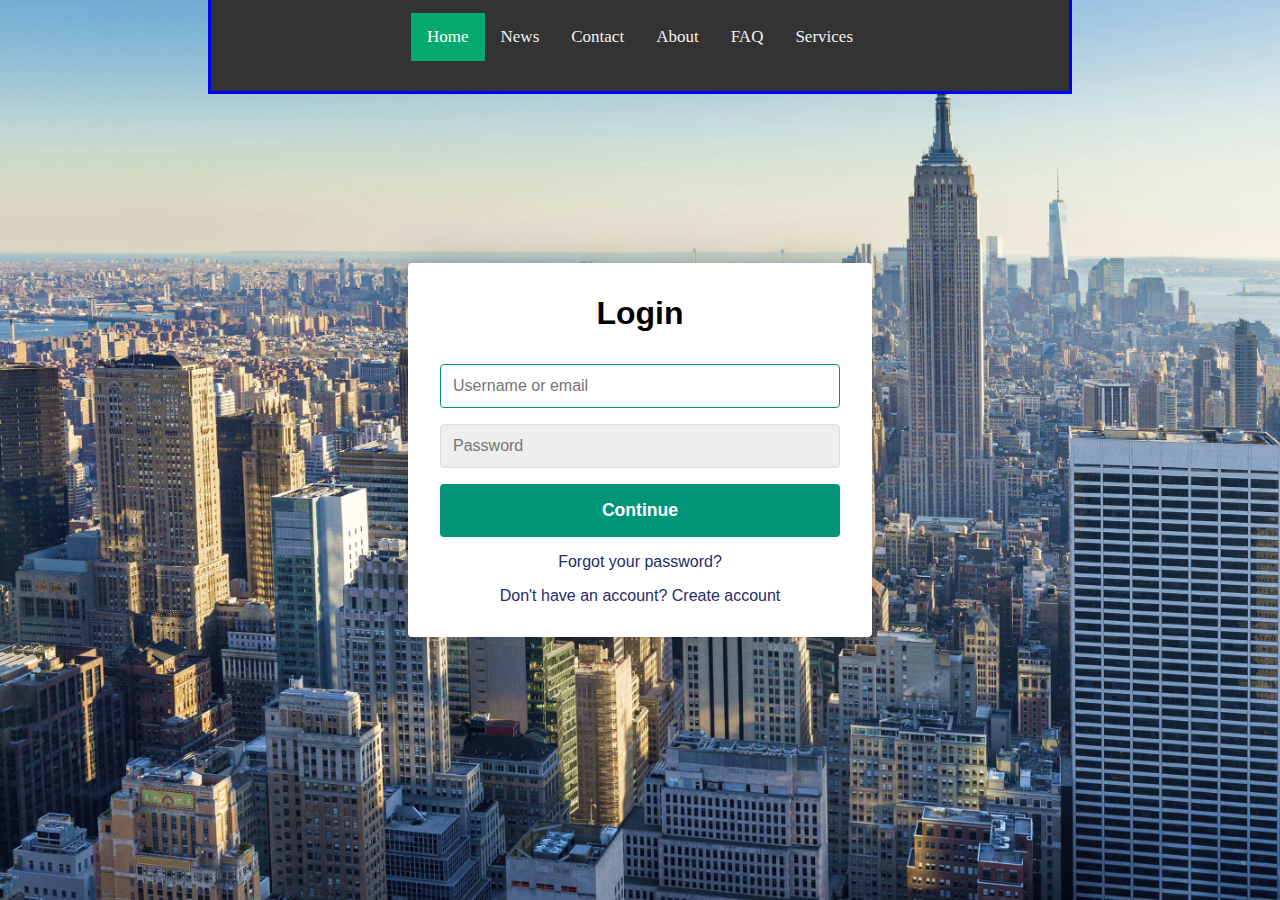
<file: index.html>
<!DOCTYPE html>
<head>
    <meta name="viewport" content="width=device-width, initial-scale=1.0">
    <meta charset="utf-8">
    <title>Login / Sign Up Form</title>
   <!--<link rel="shortcut icon" href="/assets/favicon.ico"> -->
    <link rel="stylesheet" href="styles.css">

</head>
<body>
   
    
  <style> 
    body {
      background-image: url("NY.jpg");
      background-color: #cccccc;
    }
    </style>
    <div class="topnav">
      <a class="active" href="#home">Home</a>
      <a href="#news">News</a>
      <a href="#contact">Contact</a>
      <a href="#about">About</a>
      <a href="FAQ">FAQ</a>
      <a href="Services">Services</a>
    </div>

    
    <div class="container">
        <form action = "./php/select_users.php"  method = "POST" class="form" id="login">
            <h1 class="form__title">Login</h1>
            <div class="form__message form__message--error"></div>
            <div class="form__input-group">
                <input type="text" name="user_name" class="form__input" autofocus placeholder="Username or email">
                <div class="form__input-error-message"></div>
            </div>
            <div class="form__input-group">
                <input type="password" name="password" class="form__input" autofocus placeholder="Password">
                <div class="form__input-error-message"></div>
            </div>
            <button class="form__button" name="form__button" type="submit">Continue</button>
            <p class="form__text">
                <a href="#" class="form__link">Forgot your password?</a>
            </p>
            <p class="form__text">
                <a class="form__link" href="./" id="linkCreateAccount">Don't have an account? Create account</a>
            </p>
        </form>
         
        <form action = "./php/insert_users.php"  method = "POST"
        class="form form--hidden" id="createAccount">
		
            <h1 class="form__title">Create Account</h1>
            <div class="form__message form__message--error"></div>
            <div class="form__input-group">
                <input type="text" id="signupUsername" class="form__input" name="Username" autofocus placeholder="Username">
                <div class="form__input-error-message"></div>
            </div>
            <div class="form__input-group">
                <input type="text" class="form__input" name="Email_Address" autofocus placeholder="Email Address">
                <div class="form__input-error-message"></div>
            </div>
            <div class="form__input-group">
                <input type="password" class="form__input" name="Password" autofocus placeholder="Password">
                <div class="form__input-error-message"></div>
            </div>
            <div class="form__input-group">
                <input type="password" class="form__input" name ="Confirm password" autofocus placeholder="Confirm password">
                <div class="form__input-error-message"></div>
            </div>
            <button class="form__button" name="form__button" id="submitlogin" type="submit">Continue</button>
            <p class="form__text">
                <a class="form__link" href="./" id="linkLogin">Already have an account? Sign in</a>
            </p>
        </form>
    </div>
    <script src="app.js">
	
	
	</script>
    
</body>
</file>
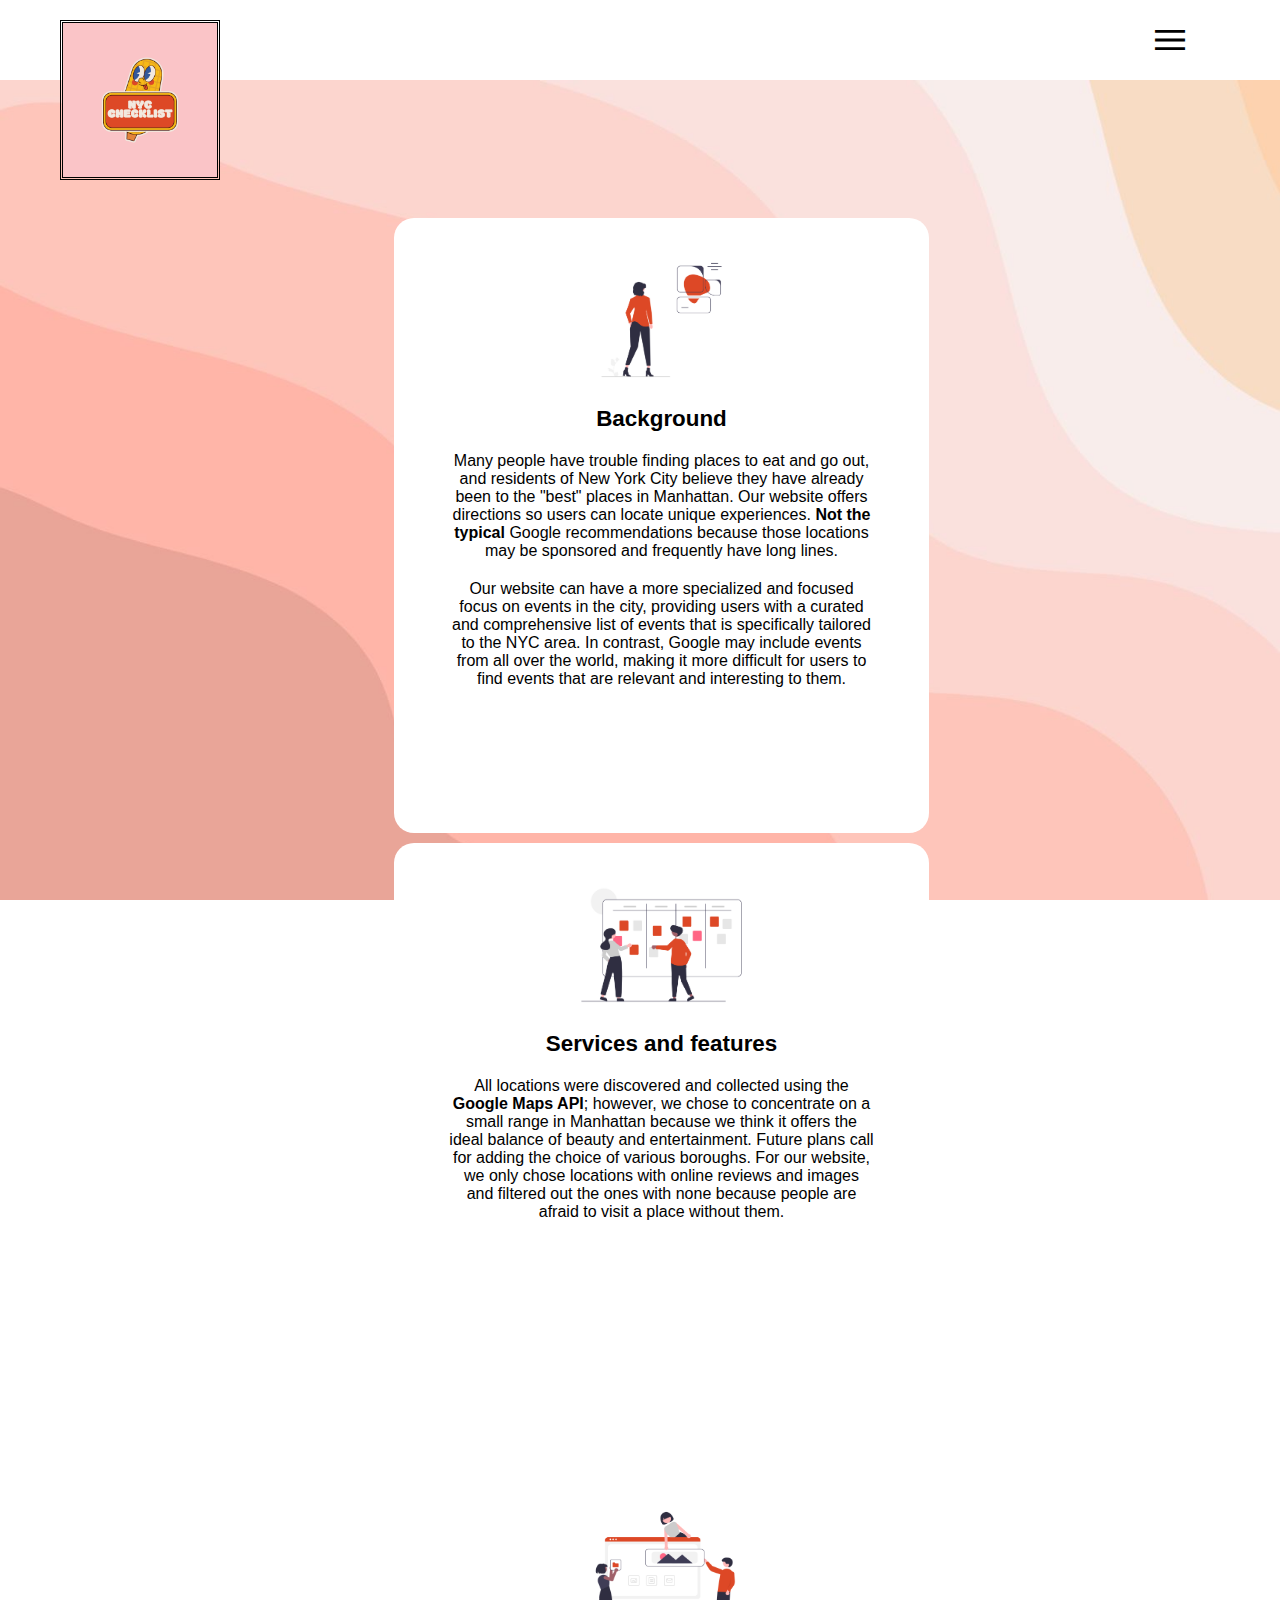
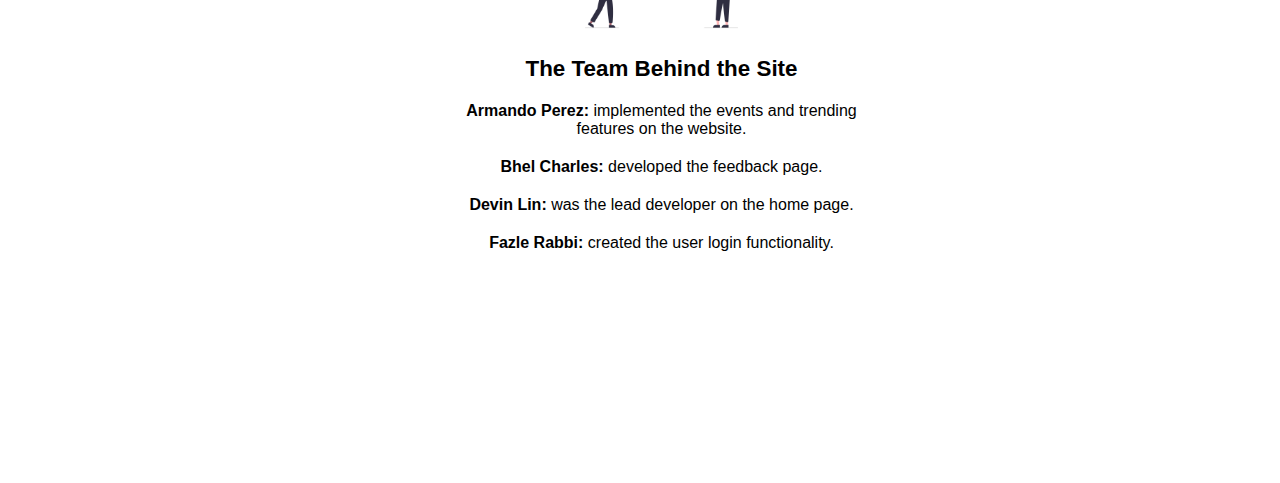
<file: src/components/about.html>
<!DOCTYPE html>
<html lang="en">
<head>
	<meta charset="UTF-8">
	<title>NYC Checklist</title>
	<!--link rel="stylesheet" href="../style.css"-->

	<link rel="stylesheet" href="../styling/allpages.css">
	<link rel="stylesheet" href="../styling/about.css">

	<link rel="stylesheet" href="https://fonts.googleapis.com/css2?family=Material+Symbols+Outlined:opsz,wght,FILL,GRAD@48,400,0,0" />
</head>
<body>
	<div class="front-page">
			<nav style="justify-content:space-between" class="navbar">
                <div>				
				    <img class="logo" src="/img/logo.png">
					
                </div>  
				
				<ul>
					<li><a href="../index.html">Home</a></li>
					<li><a class="active" href="about.html">About</a></li>
					<li><a href="trending.html">Events</a></li>
					<li><a href="feedback.html">Feedback</a></li>
					<li><a class="signin" href="login.html">Sign In</a></li>
					<div class="dropdown" data-dropdown>
                        <button id="link" class="material-symbols-outlined" data-dropdown-button>menu</button>
                        <div class="dropdown-menu">
                            <a href="../index.html">Home</a>
					        <a href="about.html">About</a>
					        <a href="trending.html">Events</a>
					        <a href="feedback.html">Feedback</a>
                            <a href="login.html">Sign In</a>
                        </div>
                    </div>
				</ul>
			</nav>
			
                    <div class="cards">
                        <div>
                            <img src="/img/about-design.png">
                       		<h3>Background </h3> 
								<p class="text">Many people have trouble finding places to eat and go out, and residents of New York City believe 
									they have already been to the "best" places in Manhattan. Our website offers directions so users can locate unique 
									experiences. <strong> Not the typical</strong> Google recommendations because those locations may be sponsored and 
									frequently have long lines. 
								</p>
								<p>Our website can have a more specialized and focused focus on events in the city, providing 
									users with a curated and comprehensive list of events that is specifically tailored to the NYC area. In contrast,
									 Google may include events from all over the world, making it more difficult for users to find events that are relevant and interesting to them.</p>
                        </div>
						<div>
                            <img src="/img/about-planning.png">
							<h3>Services and features</h3>
							   <p class="text">All locations were discovered and collected using the <strong>Google Maps API</strong>; however, we chose to concentrate 
								on a small range in Manhattan because we think it offers the ideal balance of beauty and entertainment. Future plans call 
								for adding the choice of various boroughs. For our website, we only chose locations with online reviews and images and 
								filtered out the ones with none because people are afraid to visit a place without them.
							</p>
								
                        </div>
						<div>
                            <img src="/img/about-team.png">
                       		 <h3>The Team Behind the Site</h3>
								<p> <b>Armando Perez:</b> implemented the events and trending features on the website.</p>
								<p> <b>Bhel Charles:</b> developed the feedback page.</p>
								<p> <b>Devin Lin:</b>  was the lead developer on the home page.</p>
								<p> <b>Fazle Rabbi:</b> created the user login functionality.</p>
                        </div>
                    </div>
	</div>
	<script src="../script.js"></script>
</body>
</html>
</file>
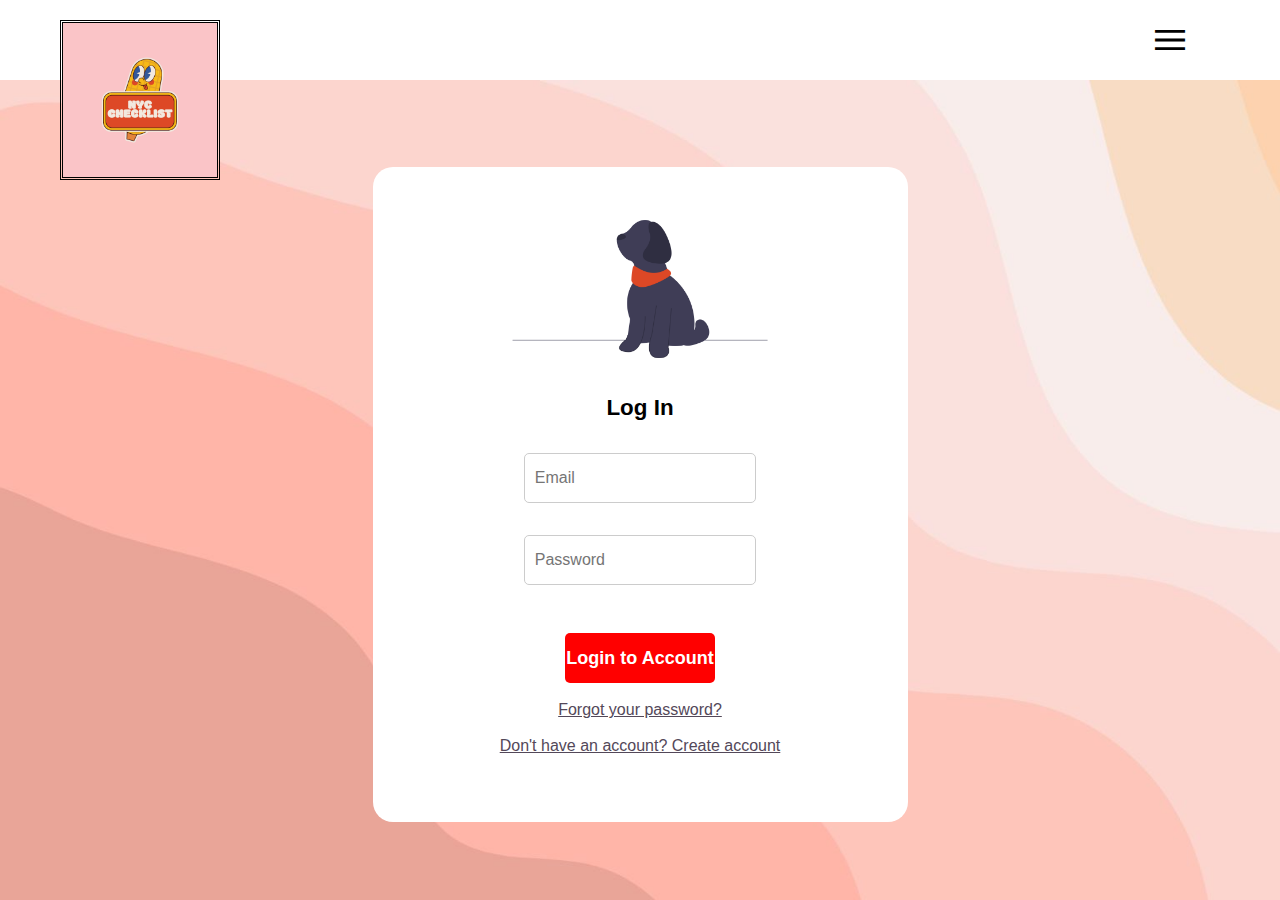
<file: src/components/login.html>
<!DOCTYPE html>
<html lang="en">
<head>
	<meta charset="UTF-8">
	<title>NYC Checklist</title>
	<!--link rel="stylesheet" href="../style.css"-->

	<link rel="stylesheet" href="../styling/allpages.css">
	<link rel="stylesheet" href="../styling/login.css">

    <link rel="stylesheet" href="https://fonts.googleapis.com/css2?family=Material+Symbols+Outlined:opsz,wght,FILL,GRAD@48,400,0,0" />
</head>
<body>
	<div class="front-page">
			<nav  style="justify-content:space-between" class="navbar">
                
                <!---logo and background from canva--->
                <div>
				    <img class="logo" src="/img/logo.png">
                </div>  
				
				<ul>
					<li><a href="../index.html">Home</a></li>
					<li><a href="about.html">About</a></li>
					<li><a href="trending.html">Events</a></li>
					<li><a href="feedback.html">Feedback</a></li>
                    <li><a class="signin" href="login.html">Sign In</a></li>
					<div class="dropdown" data-dropdown>
                        <button id="link" class="material-symbols-outlined" data-dropdown-button>menu</button>
                        <div class="dropdown-menu">
                            <a href="../index.html">Home</a>
					        <a href="about.html">About</a>
					        <a href="trending.html">Events</a>
					        <a href="feedback.html">Feedback</a>
                            <a href="login.html">Sign In</a>
                        </div>
                    </div>
				</ul>
			</nav>
			<div class="loginBox">
			

				<div>
					<img src="/img/login-dog.png">
					<h3>Log In</h3>
					  <input type="email" placeholder="Email" autofocus style="padding-left: 10px;">
					  <input type="password" placeholder="Password" style="padding-left: 10px;">
					  <button id="button" class="login-button">Login to Account</button> <br><br>
						<p class="form__text">
							<a href="#" class="form__link">Forgot your password?</a>
						</p>
						<br>
						<p class="form__text">
							<a href="#" class="form__link" id="linkCreateAccount">Don't have an account? Create account</a>
						</p>
						
				</div>
			
			</div> 
			
	</div>
	<script src="../script.js"></script>
</body>
</html>
</file>
<file: styles.css>
body {
    --color-primary: #009579;
    --color-primary-dark: #007f67;
    --color-secondary: #252c6a;
    --color-error: #cc3333;
    --color-success: #4bb544;
    --border-radius: 4px;

    margin: 0;
    height: 100vh;
    display: flex;
    align-items: center;
    justify-content: center;
    font-size: 18px;
    background: url(./background.jpg);
    background-size: cover;
}

.container {
    width: 400px;
    max-width: 400px;
    margin: 1rem;
    padding: 2rem;
    box-shadow: 0 0 40px rgba(0, 0, 0, 0.2);
    border-radius: var(--border-radius);
    background: #ffffff;
}

.container,
.form__input,
.form__button {
    font: 500 1rem 'Quicksand', sans-serif;
}

.form--hidden {
    display: none;
}

.form > *:first-child {
    margin-top: 0;
}

.form > *:last-child {
    margin-bottom: 0;
}

.form__title {
    margin-bottom: 2rem;
    text-align: center;
}

.form__message {
    text-align: center;
    margin-bottom: 1rem;
}

.form__message--success {
    color: var(--color-success);
}

.form__message--error {
    color: var(--color-error);
}

.form__input-group {
    margin-bottom: 1rem;
}

.form__input {
    display: block;
    width: 100%;
    padding: 0.75rem;
    box-sizing: border-box;
    border-radius: var(--border-radius);
    border: 1px solid #dddddd;
    outline: none;
    background: #eeeeee;
    transition: background 0.2s, border-color 0.2s;
}

.form__input:focus {
    border-color: var(--color-primary);
    background: #ffffff;
}

.form__input--error {
    color: var(--color-error);
    border-color: var(--color-error);
}

.form__input-error-message {
    margin-top: 0.5rem;
    font-size: 0.85rem;
    color: var(--color-error);
}

.form__button {
    width: 100%;
    padding: 1rem 2rem;
    font-weight: bold;
    font-size: 1.1rem;
    color: #ffffff;
    border: none;
    border-radius: var(--border-radius);
    outline: none;
    cursor: pointer;
    background: var(--color-primary);
}

.form__button:hover {
    background: var(--color-primary-dark);
}

.form__button:active {
    transform: scale(0.98);
}

.form__text {
    text-align: center;
}

.form__link {
    color: var(--color-secondary);
    text-decoration: none;
    cursor: pointer;
}

.form__link:hover {
    text-decoration: underline;
} 

.topnav {
  background-color: #333;
  overflow: hidden;
  position: absolute;
  top: -20px;
  border: 3px solid blue;
  padding: 30px 200px;

  

}

/* Style the links inside the navigation bar */
.topnav a {
  float: left;
  color: #f2f2f2;
  text-align: center;
  padding: 14px 16px;
  text-decoration: none;
  font-size: 17px;
}

/* Change the color of links on hover */
.topnav a:hover {
  background-color: #ddd;
  color: black;
}

/* Add a color to the active/current link */
.topnav a.active {
  background-color: #04AA6D;
  color: white;
}
</file>
<file: src/styling/allpages.css>
@import url('https://fonts.googleapis.com/css?family=Roboto:700&display=swap');
:root{
	--red-primary: #dd4826;
    --color-pink: #fbc5c4;
    --color-cream: #f2e9df;
    --dark-violet: #534859;
}
*{
	padding: 0;
	margin: 0;
	box-sizing: border-box;
	font-family: 'Open Sans', sans-serif;
	/* outline: 1px black solid; */
}
html{
	scroll-behavior: smooth;
}
body{
	background: url(/img/bg1.jpg) fixed;
	background-size: cover;      
}
.front-page{
	background-size: cover;
	height: 100vh;
}

.search{
	width: 33%;
	margin: 1rem;
	border: none;
	background:#f8f7fa;
	font-family: inherit;
	font-size: 1rem;
	padding: 0.5rem 1rem;

}

.search::placeholder {
    color: #b4adb4;
	font-size: 1.1rem;
}
.search:focus {
	background:rgba(0,0,0,0.1);
    outline: none;
}
.navbar{
	display: flex;
    justify-content: space-evenly;
	height: 80px;
	width: 100%;
	background: white;
}
.navbar .logo-section{
	padding: 20px 100px;
}
.navbar div{
	padding: 20px 60px;
}
.navbar .logo{
	width: 160px;
	height: auto;
	border: double;
}
.navbar ul{
	float: right;
	margin-right: 30px;
	
}
.navbar .signin{
	background:#534859;
	border-radius: 8px;
	padding: none;
	color: white;
}
.navbar .signin:hover{
	background:#746c79;
	border-radius: 10px;
}
.navbar li{
	margin: 0 8px;
	display: inline;
	line-height: 80px;
}
.navbar a{
	font-size: 20px;
	font-family:  sans-serif;
	color: black;
	padding: 6px 13px;
	text-decoration: none;
	box-shadow: inset 0 0 0 1px rgb(43 129 203 / 24%);
	border-radius: 8px;
}
.navbar a.active,
.navbar a:hover{
	
	border-radius: 10px;
	box-shadow: 0 0 0 1px var(--wsr-color-20,#4eb7f5) inset;
}
.navbar button {
	display: none;
}
.front-page .center{
	position: absolute;
	left: 50%;
	top: 60%;
	transform: translate(-50%, -55%);
	font-family: sans-serif;
	user-select: none;
}
.center{
    display: grid;
	grid-template-columns: 1fr  200px;
	align-items: center;
	justify-self: center;
	margin: 0;
	width: 70%;
	position: fixed;
}
.center-left{
    display: grid;
	margin-left: 3rem;
}
.center .center-left ul{
    grid-template-columns: repeat(4,1.2fr);
    grid-column-gap: 1px;
    grid-row-gap: 1px;
}
.center .center-right button{
	margin-left: 20%;
	margin-top: 3rem;
}
.center-right div{
	align-items: center;
	justify-items: center;
	position: relative;
	overflow: hidden;
	margin-top: 0px;
}
.corn-guy{
	margin-left: 20%;
    width: auto;
}
.corn-guy:hover {
	transform: scale(1.03);
	transition: .3s ease;
}
.center h1{
	color: black;
	font-size: 70px;
	width: 900px;
	font-weight: bold;
	text-align: center;
}
.center h2{
	color: black;
	font-size: 70px;
	font-weight: bold;
	margin-top: 10px;
	width: 885px;
	text-align: center;
}
.center button{
	margin: 35px 380px;
}
.center .center-left ul img {
	height: 45px;
}
.center .center-left li{
    display: inline-flex;
	align-items: center;
    margin: 8px;
    background:white;
	border-radius: 15px;
    justify-content: center;
	padding: 0.7rem;
	outline: 1px #f2e9df solid;
}
.center .center-left li:hover{
	
		transform: scale(1.02);
		transition: .1s ease;
}
.center .center-left ul li a{
    text-decoration: none;
    color: black;
    font-size: 20px;
}
.trending-page {
	
	height: 100%;
	display: flex;
	position: relative;
	overflow: hidden;
	align-items: center;
	justify-self: center;
	width: 100%;
}
.trending-page div{
	padding: 2rem;
	align-items: center;
	justify-self: center;
}
#button {
	height: 50px;
	width: 150px;
	font-size: 18px;
	font-weight: 600;
	color: white;
	background: red;
	outline: none;
	cursor: pointer;
	border: none;
	border-radius: 5px;
	transition: .4s;
}

 .center button:hover{
	background: #cc0000;
}
.dropdown-menu{
	display: none;
}
.front-page .vertical-menu {
	width: 350px;
	height: 470px;
	overflow-y: auto;
	background-color: #fbc5c4;
	justify-content: center;
	outline: 1px black solid;
	border-radius: 5px;
	margin-left: auto;
	box-shadow: 0 2px 5px 0 rgb(0, 0, 0, .3);

}
.front-page .vertical-menu .active{
	background:#534859;
	border-radius: 8px;
	padding: none;
	color: white;
}
.front-page .vertical-menu img{
	margin: 1rem;
	height: 25%;
	border-radius: 5px;
}
.front-page .vertical-menu h3{
	margin: 0.3rem;
}
.front-page .vertical-menu p{
	margin: 0.3rem;
}
.vertical-menu a {
	background-color: #eee;
	color: black;
	display: block;
	padding: 12px;
	text-decoration: none;
}
.vertical-menu a:hover{
	background-color: #ccc;
}
.vertical-menu a.active{
	background-color: #534859;
	color: white;
}

@media screen and (max-width: 1600px) {
	.navbar li {
		display: none;
	}
	.navbar button {
		display: flex;
		font-size: 40px;
		border: none;
		background-color: transparent;
		cursor: pointer;
	}
	
	.dropdown{
		position: relative;
		
	}
	.dropdown-menu{
		display: grid;
		position: absolute;
		top: calc(100% + .15rem);
		background-color: white;
		box-shadow: 0 2px 5px 0 rgb(0, 0, 0, .3);
		opacity: 0;
		pointer-events: none;
		transform: translateY(-10px);
		transition: opacity 150ms ease-in-out, transform 150ms ease-in-out;
		
	}
	.dropdown.active > #link + .dropdown-menu {
		opacity: 1;
		transform: translateY(0);
		pointer-events: auto;
		position: absolute;
		
	}
	.dropdown-menu a {
		margin: 8px;
		
	}
	.center{
		margin-top: 400px;
		display: inline;
	}
	.cards {
		display: block;
		height: 200px;
	}
	.cards div {
		margin-left: 30%;
	}
	
}
</file>
<file: src/styling/about.css>
.cards{
	display: flex;
	margin-top: 10%;
	align-items: center;
	justify-content: center;
	min-height: 400px;
    grid-template-columns: 33% 33% 33%;
	width: 100%;
}
.cards div {
	height: 615px;
	width: 535px;
	padding: 20px 35px;
	border-radius: 20px;
	margin: 10px;
	position: relative;
	overflow: hidden;
	background: #fff;
	text-align: center;
}
.cards h3{
	font-size: 1.4rem;
}
.cards i{
	font-size: 50px;
	display: block;
	text-align: center;
	margin: 25px 0px;
}
.cards p {
	margin: 20px;
}

.cards a {
	color: black;
	text-decoration: none;
	font-size: 20px;
	font-family: 'Roboto', sans-serif;
	color: white;
	padding: 6px 13px;
	background:rgba(0,0,0,0.2);
	border-radius: 13px;
	
}

.cards a:hover {
background:rgba(0,0,0,0.4);
}

.cards img {
	height: 25%;
	text-align: center;
	margin: 10px 0px;
}

.moreText{
    display: none;
}

.text.show-more .moreText{
    display: inline;
}

@media screen and (max-width: 1400px) {
	.cards{
		display: block;
		position: absolute;
   	 	left: 30%;
   		margin-right: -50%;
		align-items: center;
		justify-content: center;
	}
}
</file>
<file: src/styling/login.css>
.loginBox {
	display: flex;
	margin-top: 6%;
	align-items: center;
	justify-content: center;
	min-height: 400px;
	width: 100%;

	
}
.loginBox input {
	display: block;
	outline: none;
	margin: 2rem;
	border: 1px solid #ccc;
	border-radius: 5px;
	background: #fff;
	width: 50%;
	margin-left: auto;
    margin-right: auto;
	height:50px;
    font-size:12pt;
	
}
.loginBox div {
	height: 655px;
	width: 535px;
	padding: 20px 35px;
	border-radius: 20px;
	margin: 10px;
	position: relative;
	overflow: hidden;
	background: #fff;
	text-align: center;
	
}
.loginBox h3{
	font-size: 1.4rem;
}

.loginBox img {
	height: 30%;
	text-align: center;
	margin: 10px 0px;
}
.loginBox .login-button{
	margin-top: 1rem;
	width: 50%;
}
.loginBox .form__text a {
	color: #534859;

}
</file>
